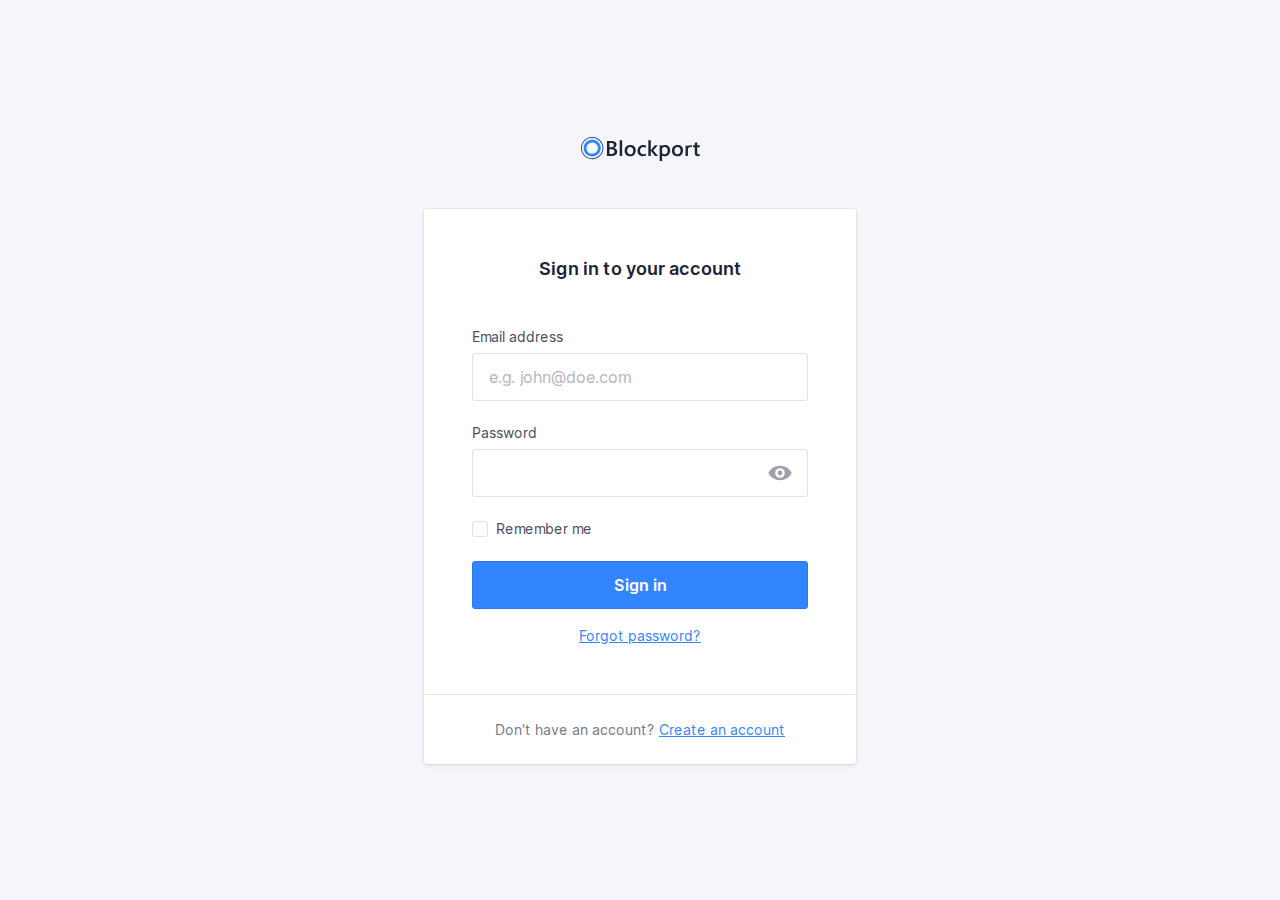
<file: index.html>
<!doctype html>
<html lang="en">
    <head>
        <meta charset="utf-8">
        <meta http-equiv="x-ua-compatible" content="ie=edge">
        <title>Blockport - Sign in</title>
        <meta name="description" content="This is my HTML5 boilerplate.">
        <meta name="viewport" content="width=device-width, initial-scale=1.0">
        <meta name="msapplication-TileColor" content="#3385FF">
        <meta name="theme-color" content="#3385FF">

        <link rel="apple-touch-icon" sizes="180x180" href="apple-touch-icon.png">
        <link rel="icon" type="image/png" sizes="32x32" href="favicon-32x32.png">
        <link rel="icon" type="image/png" sizes="16x16" href="favicon-16x16.png">
        <link rel="manifest" href="site.webmanifest">
        <link rel="mask-icon" href="safari-pinned-tab.svg" color="#3385FF">

        <link rel="stylesheet" href="css/normalize.css">
		<link rel="stylesheet" href="css/screen.css">  
        
        <script src="./script/app.js"></script>
    </head>
    <body>
        <section class="o-row o-row--lg o-row--login">
            <div class="o-container u-max-width-xs">
                <h1 class="c-logo">
                    <svg class="c-logo__symbol" viewBox="0 0 119 24" xmlns="http://www.w3.org/2000/svg">
                        <path class="c-logo__path c-logo__path--1" d="M25.9496128,18.9917356 L25.9496128,4.04231406 L30.7396633,4.04231406 C32.19945,4.04231406 33.3560606,4.35834712 34.2094949,4.99041321 C35.0252057,5.55089835 35.5052521,6.4769114 35.4896465,7.4598347 C35.5056187,8.25676883 35.2485893,9.03557965 34.7604209,9.6694215 C34.2511175,10.3119823 33.5500641,10.7791057 32.7570539,11.0042975 L32.7570539,11.0459504 C33.6957957,11.1207168 34.5764055,11.5260387 35.2392256,12.1884297 C35.8602694,12.8310744 36.1707912,13.6667769 36.1707912,14.6955372 C36.1979832,15.9155062 35.6268682,17.0730015 34.6382155,17.8016529 C33.6205051,18.5950413 32.3363468,18.9917356 30.7857407,18.9917356 L25.9496128,18.9917356 Z M41.1511616,18.9918689 L38.6990404,18.9918689 L38.6990404,3.18727869 L41.1511616,3.18727869 L41.1511616,18.9918689 Z M49.1105387,19.2396694 C47.4477441,19.2396694 46.1195118,18.741157 45.1258418,17.7441322 C44.1321717,16.7471074 43.6360046,15.4247934 43.6373401,13.7771901 C43.6373401,11.9841322 44.1548767,10.5838017 45.1899495,9.57619833 C46.2250223,8.56859504 47.6200337,8.06479338 49.3749832,8.06479338 C51.0591469,8.06479338 52.3720202,8.55471073 53.3136027,9.53454547 C54.2551852,10.5143802 54.7226376,11.8730579 54.7159596,13.6105785 C54.7159596,15.313719 54.2091077,16.677686 53.195404,17.7024794 C52.1817003,18.7272727 50.8200787,19.2396694 49.1105387,19.2396694 Z M64.9231145,18.4998347 C63.986548,19.011405 62.9292595,19.2667693 61.8599663,19.2396694 C60.2572727,19.2396694 58.9657689,18.7444628 57.9854545,17.7540496 C57.0051402,16.7636364 56.5136477,15.4796694 56.5109764,13.9021488 C56.5109764,12.1434711 57.0385299,10.7312397 58.0936364,9.66545453 C59.1487429,8.59966942 60.5611166,8.0661157 62.3307576,8.06479338 C63.2258904,8.04636779 64.1144193,8.22027864 64.9351347,8.57454547 L64.9351347,10.8277686 C64.2490961,10.2941313 63.4035149,10.0011171 62.5310943,9.99471073 C61.5738178,9.96365776 60.6492491,10.3415166 59.9928283,11.0320661 C59.3330526,11.7236364 59.003165,12.6287603 59.003165,13.747438 C59.003165,14.8661157 59.3136869,15.7381818 59.9347306,16.3636364 C60.5557744,17.0023141 61.3891751,17.3216529 62.4349327,17.3216529 C63.3470917,17.3090469 64.2260005,16.9806241 64.9191077,16.3933884 L64.9191077,18.4998347 L64.9231145,18.4998347 Z M77.1256229,18.9918689 L74.0304209,18.9918689 L69.8393771,13.8605902 L69.7973064,13.8605902 L69.7973064,18.9918689 L67.3451852,18.9918689 L67.3451852,3.18727869 L69.7973064,3.18727869 L69.7973064,13.2039344 L69.8393771,13.2039344 L73.7980303,8.31462295 L76.7349663,8.31462295 L72.2814815,13.4718689 L77.1256229,18.9918689 Z M118.81569,18.8747107 C118.223016,19.1343064 117.578072,19.2557712 116.930522,19.2297521 C114.839007,19.2297521 113.793249,18.2380165 113.793249,16.2545455 L113.793249,10.2128926 L111.990219,10.2128926 L111.990219,8.31669423 L113.793249,8.31669423 L113.793249,5.84528927 L116.235354,5.15702479 L116.235354,8.31669423 L118.81569,8.31669423 L118.81569,10.2128926 L116.235354,10.2128926 L116.235354,15.5504132 C116.235354,16.1824793 116.351549,16.6340496 116.583939,16.905124 C116.81633,17.1761983 117.202312,17.3084298 117.741886,17.3018182 C118.130518,17.3099664 118.50999,17.1844984 118.81569,16.9467769 L118.81569,18.8647934 L118.81569,18.8747107 Z M109.678333,8.12826445 C110.052664,8.12904551 110.426384,8.1582218 110.796212,8.21553718 L110.796212,10.2961983 C110.392833,10.129817 109.958979,10.0480952 109.522071,10.0561983 C108.65244,10.0185786 107.815007,10.3854441 107.258266,11.0479339 C107.143588,11.1960713 107.043624,11.3548242 106.959764,11.5219835 L106.959764,18.9917356 L104.519663,18.9917356 L104.519663,8.37818184 L106.959764,8.66776859 L106.959764,8.67768594 C107.814579,8.30025824 108.742499,8.11272598 109.678333,8.12826445 Z M96.4320707,19.2396694 C94.7692761,19.2396694 93.4410438,18.741157 92.4473737,17.7441322 C91.4537037,16.7471074 90.9575366,15.4247934 90.9588721,13.7771901 C90.9588721,11.9841322 91.4764087,10.5838017 92.5114815,9.57619833 C93.5465543,8.56859504 94.9415657,8.06479338 96.6965152,8.06479338 C98.3806789,8.06479338 99.6935522,8.55471073 100.635135,9.53454547 C101.576717,10.5143802 102.04417,11.8730579 102.037492,13.6105785 C102.037492,15.313719 101.53064,16.677686 100.516936,17.7024794 C99.5032323,18.7272727 98.1416107,19.2396694 96.4320707,19.2396694 Z M87.7494781,9.53454547 C88.6883893,10.5157025 89.1578451,11.873719 89.1578451,13.608595 C89.1591806,15.3117355 88.6523287,16.6757025 87.6372896,17.7004959 C86.6222504,18.7252892 85.258625,19.2376859 83.5464141,19.2376859 C82.7065422,19.2489838 81.8737089,19.0847473 81.1023064,18.7557025 L81.1023064,23.8968595 L78.6622054,23.8968595 L78.6622054,8.31471073 L81.1023064,8.60429752 C81.9552279,8.23296681 82.8792553,8.04891403 83.8108586,8.06479338 C85.5017003,8.06479338 86.8145736,8.55471073 87.7494781,9.53454547 Z M96.5422559,9.99471073 C95.6726247,9.95709108 94.8351921,10.3239565 94.2784512,10.9864463 C93.7241864,11.6476033 93.4470539,12.5580165 93.4470539,13.7176859 C93.4470539,14.8363636 93.7275253,15.7170248 94.288468,16.3596694 C94.8529651,17.0028668 95.6823515,17.3568733 96.5422559,17.3216529 C97.5038721,17.3216529 98.2424466,17.0056198 98.7579798,16.3735537 C99.273513,15.7414876 99.5366216,14.8416529 99.5473064,13.6740496 C99.5473064,12.4998347 99.28954,11.5927273 98.7740067,10.9527273 C98.2584735,10.3127273 97.5145568,9.99338845 96.5422559,9.99471073 Z M28.4438047,6.03570248 L28.4438047,10.286281 L30.0645286,10.286281 C30.9353255,10.286281 31.6178058,10.0833058 32.1119697,9.67735538 C32.6061335,9.27140494 32.8532155,8.69619836 32.8532155,7.95173555 C32.8532155,6.67305785 31.9897643,6.03371902 30.262862,6.03371902 L28.4418013,6.03371902 L28.4438047,6.03570248 Z M28.4438047,12.2796694 L28.4438047,17.0082644 L30.5813973,17.0082644 C31.5163019,17.0082644 32.237514,16.7947108 32.7450337,16.3676033 C33.2602043,15.9259125 33.5416601,15.2742418 33.5083165,14.6003306 C33.5083165,13.0505785 32.4238271,12.2757025 30.2548485,12.2757025 L28.4518182,12.2757025 L28.4438047,12.2796694 Z M49.226734,9.99471073 C48.3571028,9.95709108 47.5196702,10.3239565 46.9629293,10.9864463 C46.4086646,11.6476033 46.131532,12.5580165 46.131532,13.7176859 C46.131532,14.8363636 46.4120034,15.7170248 46.9729461,16.3596694 C47.5370578,17.0036033 48.3664998,17.3583638 49.226734,17.3236364 C50.1883502,17.3236364 50.9269247,17.0076033 51.4424579,16.3755372 C51.9579912,15.7434711 52.2157576,14.8436364 52.2157576,13.6760331 C52.2157576,12.5018182 51.9579912,11.5947107 51.4424579,10.9547107 C50.9269247,10.3147108 50.1883502,9.99471073 49.226734,9.99471073 Z M85.8803367,16.3735537 C86.3958699,15.738843 86.6543043,14.8390083 86.6556397,13.6740496 C86.6556397,12.4985124 86.3978733,11.591405 85.8823401,10.9527273 C85.3668068,10.3140496 84.6282323,9.99471073 83.6666162,9.99471073 C82.796985,9.95709108 81.9595523,10.3239565 81.4028114,10.9864463 C81.2895823,11.124335 81.1896456,11.2724196 81.1043098,11.4287603 L81.1043098,15.9153719 C81.6149937,16.8312057 82.6094895,17.3774459 83.6646128,17.3216529 C84.626229,17.3216529 85.3648035,17.0056198 85.8803367,16.3735537 Z"></path>
                        <path class="c-logo__path c-logo__path--2" d="M11.1988215,19.5867769 C7.72899435,19.5891833 4.59940205,17.5218316 3.26949789,14.3488101 C1.93959376,11.1757885 2.67130845,7.5220381 5.12341434,5.09144786 C7.57552021,2.66085764 11.2650639,1.93214337 14.4714645,3.24513351 C17.6778651,4.55812363 19.7696074,7.65421885 19.771229,11.0895868 C19.7679239,15.7772288 15.9334776,19.5780304 11.1988215,19.5867769 Z M11.1988215,5.38314051 C8.86509736,5.38073339 6.75988968,6.77093308 5.86550131,8.90506387 C4.97111293,11.0391947 5.46382249,13.496632 7.11372873,15.1307206 C8.76363496,16.7648092 11.2455511,17.2534798 13.4013998,16.3687158 C15.5572486,15.4839518 16.962125,13.4001349 16.9605051,11.0895868 C16.9572,7.93949107 14.3805102,5.38572999 11.1988215,5.37917355 L11.1988215,5.38314051 Z"></path>
                        <path class="c-logo__path c-logo__path--3" d="M21.2917845,15.8796694 C21.3118182,15.8380165 21.3358586,15.8023141 21.3558923,15.7606612 C22.6443671,13.0744887 22.7786498,9.98607785 21.7280964,7.20021549 C20.6775431,4.41435317 18.5317957,2.16875244 15.7805219,0.975867769 L15.7805219,0.96 C15.6683333,0.910413222 15.5541414,0.874710744 15.4419529,0.82909091 C15.2937037,0.767603308 15.1434512,0.710082645 14.9931987,0.656528927 C14.792862,0.583140496 14.5925253,0.517685949 14.378165,0.458181816 C14.2319192,0.414545453 14.0856734,0.374876033 13.9394276,0.337190082 C13.7203928,0.281652893 13.501358,0.23338843 13.2823232,0.192396694 C13.1480976,0.16661157 13.0138721,0.144793388 12.8816498,0.124958678 C12.6546016,0.0905785125 12.4275533,0.0634710744 12.2005051,0.0436363637 C12.0762963,0.0337190082 11.9500842,0.0238016529 11.8258754,0.0178512397 C11.5881425,0.00462809917 11.3510774,-0.000661157024 11.1146801,0.00198347107 C10.988468,0.00198347107 10.8622559,0.00198347107 10.7380471,0.0119008265 C10.5076599,0.0218181818 10.2792761,0.0376859504 10.0528956,0.0614876034 C9.9146633,0.0753719009 9.77843434,0.0932231406 9.64220539,0.113057851 C9.44186869,0.142809918 9.22350168,0.176528926 9.01715488,0.218181818 C8.86089226,0.249917356 8.70462963,0.283636364 8.548367,0.321322314 C8.39210438,0.359008265 8.18575758,0.412561983 8.00745791,0.466115701 C7.82915825,0.519669423 7.65286195,0.577190081 7.47656566,0.638677688 C7.30026936,0.70016529 7.17405724,0.747768594 7.02580808,0.807272727 C6.82547138,0.884628098 6.63715488,0.969917355 6.44483165,1.05719008 C6.31861953,1.11471074 6.19441077,1.17421488 6.07220539,1.23768595 C5.87186869,1.34082644 5.67153199,1.45190082 5.47119529,1.56694215 C5.36301347,1.63041322 5.25683502,1.69586777 5.15065657,1.76528926 C4.95165543,1.89752066 4.75666107,2.02975207 4.5656734,2.16198347 C4.46416949,2.23603306 4.36400114,2.31140496 4.26516835,2.38809918 C4.07952302,2.52958678 3.89721661,2.67834711 3.71824916,2.83438017 C3.61607744,2.92363636 3.51791246,3.0168595 3.41774411,3.11008265 C3.25747475,3.26347108 3.10121212,3.42214876 2.94895623,3.5861157 C2.84678451,3.69719008 2.74861953,3.81024794 2.64845118,3.92528926 C2.51021886,4.08793389 2.37599327,4.25454547 2.24777778,4.42512397 C2.15161616,4.55206611 2.05946128,4.68099175 1.96930976,4.82181816 C1.90119529,4.92099175 1.82506734,5.0201653 1.75895623,5.11537188 C1.69284512,5.2105785 1.65878788,5.29190081 1.60670034,5.37917355 C1.53457912,5.49818184 1.46446128,5.61917355 1.40636364,5.74214876 C1.28415825,5.96231406 1.16796296,6.18446282 1.06178451,6.40859504 C1.02372054,6.44826445 0.995673401,6.49586778 0.981649832,6.54148761 C0.967626263,6.58710744 0.939579125,6.65454547 0.915538721,6.71008265 C0.808692479,6.95471075 0.711863077,7.20132232 0.625050505,7.44991735 C0.588989899,7.55438018 0.55426487,7.65884298 0.520875421,7.76330577 C0.444747475,8.00528927 0.377968575,8.24793388 0.320538721,8.49123966 C0.291156005,8.61157023 0.263776655,8.73190084 0.238400673,8.85223141 C0.191655443,9.07966942 0.152255892,9.30710742 0.12020202,9.53454547 C0.10016835,9.67338842 0.0821380471,9.81024795 0.0681144781,9.9490909 C0.0460774411,10.1613223 0.0320538721,10.3715703 0.022037037,10.5838017 C0.022037037,10.7365289 0.010016835,10.8872727 0.010016835,11.04 C0.010016835,11.2383471 0.010016835,11.4366942 0.026043771,11.6350413 C0.026043771,11.7917356 0.0440740741,11.9484297 0.0580976431,12.105124 C0.0761279461,12.3034711 0.104175084,12.5018182 0.132222222,12.7001653 C0.146245791,12.8429752 0.18030303,13.0036364 0.2003367,13.1543802 C0.238400673,13.3527273 0.286481481,13.5510744 0.336565657,13.7494215 C0.380639731,13.8961983 0.406683502,14.0330579 0.446750842,14.1758678 C0.506851852,14.3742149 0.576969697,14.5844628 0.647087542,14.7867769 C0.693164983,14.9157025 0.739242424,15.0446281 0.789326599,15.1715703 C0.871464646,15.3699174 0.963619529,15.5801653 1.05777778,15.7804959 C1.11387205,15.8995041 1.16996633,16.0185124 1.23006734,16.1355372 C1.33223906,16.3338843 1.44242424,16.5322314 1.55461279,16.7166942 C1.62473064,16.8357025 1.69484848,16.9527273 1.76897306,17.0677686 C1.88316498,17.2442975 2.00537037,17.4168595 2.12957912,17.587438 C2.21973064,17.7123967 2.31188552,17.8353719 2.40804714,17.9563636 C2.50420875,18.0773554 2.65646465,18.2519008 2.78468013,18.3966942 C2.91289562,18.5414876 3.02308081,18.6644628 3.14929293,18.7933884 C3.27550505,18.9223141 3.3876936,19.027438 3.51190236,19.1424794 C3.63611111,19.2575206 3.81841751,19.4241322 3.98069024,19.5590082 C4.09287879,19.6522314 4.20907407,19.7434711 4.32727273,19.8327273 C4.50957912,19.9735537 4.69388889,20.1084297 4.88621212,20.2294215 C4.9362963,20.2631405 4.98037037,20.3008265 5.03045455,20.3345455 C7.52290169,21.989742 10.5859073,22.5756212 13.5217147,21.9587191 C16.4575222,21.3418171 19.0161165,19.5746694 20.6146465,17.0598347 L20.6266667,17.0598347 C20.6647306,17.0003306 20.6947811,16.9368595 20.7328451,16.8753719 C20.8149832,16.7424794 20.8911111,16.6036364 20.9692424,16.4647934 C21.0854377,16.2763636 21.1936195,16.08 21.2917845,15.8796694 Z M6.96771044,20.4198347 C6.40765296,20.1694737 5.87129224,19.8701033 5.36501684,19.5252893 C5.18671717,19.4042975 5.01442761,19.2773554 4.84614478,19.1464463 C4.73996633,19.065124 4.63378788,18.9818182 4.53161616,18.8965289 C4.38136364,18.7715703 4.23912458,18.6406612 4.09888889,18.5097521 C3.9586532,18.378843 3.87451178,18.2995041 3.76632997,18.1884297 C3.65814815,18.0773554 3.53794613,17.9444628 3.42976431,17.8214876 C3.32158249,17.6985124 3.19737374,17.5557025 3.08718855,17.4247934 C2.97700337,17.2938843 2.91489899,17.1986777 2.83075758,17.0836364 C2.71656566,16.9249587 2.60237374,16.766281 2.49819865,16.6036364 C2.43008418,16.4965289 2.36597643,16.3894215 2.29786195,16.2803306 C2.19368687,16.1038017 2.09752525,15.9252893 1.9973569,15.7447934 C1.94126263,15.6376859 1.89117845,15.528595 1.83909091,15.4195041 C1.7609596,15.2231405 1.67681818,15.0386777 1.60069024,14.8482644 C1.55461279,14.7332231 1.51454545,14.6161983 1.47247475,14.501157 C1.40436027,14.3127273 1.34025253,14.1242975 1.28415825,13.9319008 C1.24609428,13.8029752 1.2140404,13.6760331 1.18198653,13.5490909 C1.13590909,13.3626446 1.09183502,13.1761983 1.05577441,12.9897521 C1.02973064,12.8429752 1.0076936,12.7140496 0.981649832,12.5771901 C0.953602694,12.3927273 0.92956229,12.2082644 0.911531987,12.0218182 C0.897508418,11.8809918 0.889494949,11.7401653 0.881481481,11.5993388 C0.881481481,11.4109091 0.865454545,11.2224794 0.865454545,11.0340496 C0.865454545,10.8971901 0.865454545,10.7603306 0.877474747,10.6254545 C0.877474747,10.4271074 0.899511785,10.2287603 0.919545455,10.0304132 C0.931565657,9.90743803 0.94959596,9.78247936 0.965622896,9.65950414 C0.995673401,9.44528927 1.03173401,9.23107436 1.07580808,9.01884299 C1.09784512,8.91173555 1.12188552,8.80462812 1.14792929,8.69950414 C1.20402357,8.47074382 1.27080247,8.24330577 1.34826599,8.01719009 C1.37764871,7.9246281 1.408367,7.83206612 1.44042088,7.73950414 C1.52189113,7.50545453 1.61204265,7.2740496 1.71087542,7.04528927 C1.75094276,6.95206611 1.7910101,6.86082645 1.83508418,6.76958679 C1.93525253,6.55537188 2.03542088,6.3490909 2.15762626,6.14479338 C2.21973064,6.03570248 2.27983165,5.92661158 2.34594276,5.81752064 C2.45412458,5.63900825 2.5683165,5.46644628 2.68651515,5.29586778 C2.7686532,5.17685949 2.85279461,5.0598347 2.93893939,4.94479338 C3.06047699,4.7847934 3.18602133,4.62876031 3.31557239,4.47669423 C3.40505612,4.36826447 3.49520763,4.26710742 3.58602694,4.17322312 C3.73026936,4.01983471 3.87718294,3.86842975 4.02676768,3.71900826 C4.11491582,3.63438017 4.20506734,3.55173554 4.29722222,3.47107438 C4.46016275,3.32694215 4.62710998,3.18809917 4.79806397,3.05454545 C4.88754769,2.98446281 4.978367,2.91834711 5.07052189,2.85619835 C5.24815375,2.72396694 5.42912458,2.60099173 5.61343434,2.48727273 C5.71093152,2.42512397 5.80909651,2.36561983 5.90792929,2.30876033 C6.09090349,2.20165289 6.27654882,2.09983471 6.46486532,2.00330579 C6.57705387,1.94644628 6.69057799,1.89157025 6.80543771,1.83867769 C6.98306957,1.75669422 7.16203704,1.67933884 7.34234007,1.60661157 C7.47589785,1.55239669 7.61413018,1.50082645 7.75703704,1.45190082 C7.91864196,1.39504132 8.08225029,1.34214876 8.24786195,1.29322314 C8.41347361,1.24429752 8.57975307,1.2 8.74670034,1.16033058 C8.8896072,1.12595041 9.03318182,1.09421488 9.17742424,1.06512397 C9.36841191,1.02677686 9.56073514,0.994380165 9.75439394,0.967933885 C9.87993826,0.950743802 10.0061504,0.934876033 10.1330303,0.920330577 C10.3440516,0.899173554 10.5557407,0.883966942 10.7680976,0.874710744 L11.1126768,0.874710744 C11.3317116,0.874710744 11.5514141,0.880000001 11.7717845,0.890578513 L12.1143603,0.914380167 C12.3307239,0.932892563 12.5464197,0.958677687 12.7614478,0.991735538 C12.8829854,1.01024793 13.004523,1.0307438 13.1260606,1.05322314 C13.330404,1.09157025 13.5347475,1.13652893 13.7390909,1.18809918 C13.8713131,1.22181818 14.0035354,1.25752066 14.1397643,1.29719008 C14.3320875,1.35404959 14.523743,1.41619835 14.7147306,1.48363636 C14.8509596,1.53322314 14.9851852,1.58479339 15.115404,1.64033058 C17.755199,2.69780719 19.8336285,4.79210648 20.8551251,7.42387715 C21.8766218,10.0556478 21.7496417,12.9890377 20.5044613,15.5246281 C20.4123064,15.7229752 20.3041246,15.8975206 20.207963,16.08 C20.1378451,16.2029752 20.0697306,16.3279339 19.9956061,16.4489256 C17.2731751,20.8198837 11.7011151,22.517402 6.96771044,20.4178512 L6.96771044,20.4198347 Z"></path>
                    </svg>
                </h1>
                <form class="c-card" action="#">
                    <div class="c-card__body">
                        <h2 class="c-card__title">
                            Sign in to your account
                        </h2>
                        <p class="c-form-field js-email-field">
                            <label class="c-label" for="username">
                                Email address  
                                <span class="c-label__error-message js-email-message"></span>                              
                            </label>
                            <input class="c-input js-email-input" type="email" name="username" id="username" placeholder="e.g. john@doe.com" required>
                        </p>
                        <p class="c-form-field js-pw-field">
                            <label class="c-label" for="password">
                                Password
                                <span class="c-label__error-message js-pw-message"></span>
                            </label>
                            <span class="c-toggle-password-container">
                                <input class="c-input js-password js-pw-input" type="password" name="password" id="password" required>
                                <span class="c-toggle-password">
                                    <input class="o-hide-accessible c-toggle-password__checkbox js-toggle-password"  type="checkbox" id="togglePassword">
                                    <label class="c-toggle-password__label" for="togglePassword">
                                        <svg class="c-toggle-password__icon c-toggle-password__icon--hide" xmlns="http://www.w3.org/2000/svg" viewBox="0 0 20 20">
                                            <path
                                                d="M19.009,73.18l-1.77,1.78a3.908,3.908,0,0,0-1.037-.137,4,4,0,0,0-3.857,5.065l-.007-.028-2.76,2.75A11.106,11.106,0,0,1,6.4,78.82,11.014,11.014,0,0,1,19.076,73.2L19,73.18Zm3.8,1.85a11.163,11.163,0,0,1,3.2,3.79,11.014,11.014,0,0,1-12.7,5.622l.077.018,1.77-1.78a3.907,3.907,0,0,0,1.037.137,4,4,0,0,0,3.857-5.065l.007.028,2.76-2.75Zm-.25-3.99,1.42,1.42L9.839,86.6l-1.42-1.42Z"
                                                transform="translate(-6.199 -68.82)" />
                                        </svg>
                                        <svg class="c-toggle-password__icon c-toggle-password__icon--show" xmlns="http://www.w3.org/2000/svg" viewBox="0 0 20 20">
                                            <path
                                                d="M6.4,133.876a11,11,0,0,1,19.571-.061l.029.061a11,11,0,0,1-19.571.061l-.029-.061Zm9.8,4a4,4,0,1,0,0-8h0a4,4,0,0,0,0,8Zm0-2a2,2,0,0,1,0-4h0a2,2,0,1,1,0,4Z"
                                                transform="translate(-6.2 -123.876)" />
                                        </svg>
                                        <span class="o-hide-accessible">
                                            Show password
                                        </span>                                            
                                    </label>
                                </span>                                    
                            </span>                                
                        </p>
                        <!-- Custom checkbox -->
                        <p class="c-form-field c-form-field--option">
                            <input class="o-hide-accessible c-option c-option--hidden js-remember-input" type="checkbox" id="customRememberme">
                            <label class="c-label c-label--option c-custom-option js-remember-label" for="customRememberme">
                                <span class="c-custom-option__fake-input c-custom-option__fake-input--checkbox">
                                    <svg class="c-custom-option__symbol" xmlns="http://www.w3.org/2000/svg" viewBox="0 0 9 6.75">
                                        <path d="M4.75,9.5a1,1,0,0,1-.707-.293l-2.25-2.25A1,1,0,1,1,3.207,5.543L4.75,7.086,8.793,3.043a1,1,0,0,1,1.414,1.414l-4.75,4.75A1,1,0,0,1,4.75,9.5" transform="translate(-1.5 -2.75)"/>
                                    </svg>
                                </span>
                                Remember me
                            </label>
                        </p>
                        <p class="u-mb-md">
                            <!-- Button -->
                            <button class="o-button-reset c-button js-sign-in-button">Sign in</button>
                        </p>
                        <p class="u-text-sm u-align-text-center">
                            <a href="#!">
                                Forgot password?
                            </a>
                        </p>
                    </div>
                    <div class="c-card__footer">
                        <p class="u-align-text-center u-text-sm u-color-neutral-dark">
                            Don't have an account? <a href="#">Create an account</a>
                        </p>
                    </div>
                </form>

            </div>
        </section>
    </body>
</html>
</file>
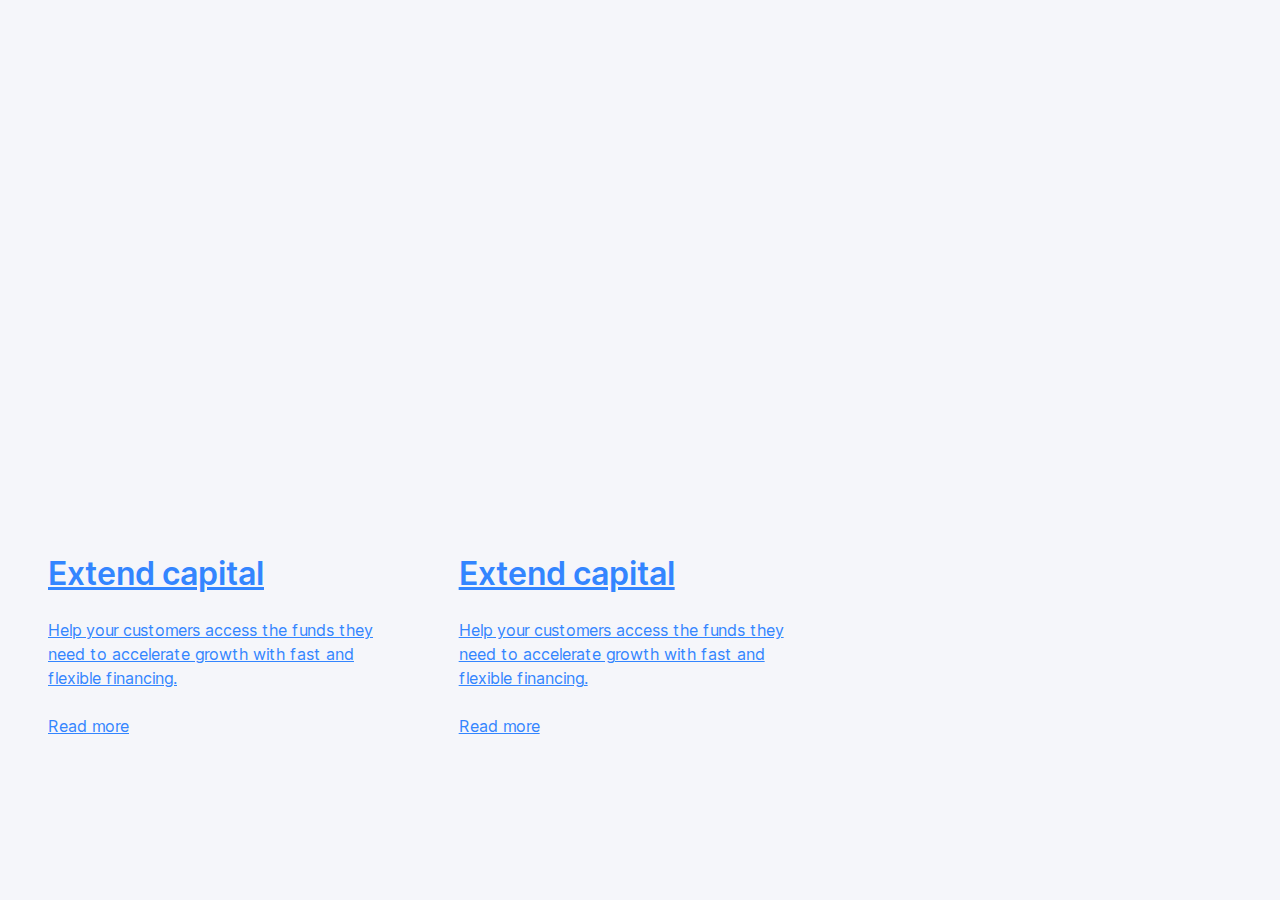
<file: cards.html>
<!doctype html>
<html lang="en">
    <head>
        <meta charset="utf-8">
        <meta http-equiv="x-ua-compatible" content="ie=edge">
        <title>Blockport - Sign in</title>
        <meta name="description" content="This is my HTML5 boilerplate.">
        <meta name="viewport" content="width=device-width, initial-scale=1.0">
        <meta name="msapplication-TileColor" content="#3385FF">
        <meta name="theme-color" content="#3385FF">

        <link rel="apple-touch-icon" sizes="180x180" href="apple-touch-icon.png">
        <link rel="icon" type="image/png" sizes="32x32" href="favicon-32x32.png">
        <link rel="icon" type="image/png" sizes="16x16" href="favicon-16x16.png">
        <link rel="manifest" href="site.webmanifest">
        <link rel="mask-icon" href="safari-pinned-tab.svg" color="#3385FF">

        <link rel="stylesheet" href="css/normalize.css">
		<link rel="stylesheet" href="css/screen.css">
    </head>
    <body>
        <section class="o-row o-row--lg o-row--login">
            <div class="o-container">
                <div class="o-layout o-layout--gutter-lg">
                    <div class="o-layout__item u-1-of-3-bp3">
                        <a href="#!" class="c-tent">
                            <div class="c-tent__icon-wrapper">
                                <svg class="c-tent__icon c-icon" xmlns="http://www.w3.org/2000/svg" viewBox="0 0 48 48">
                                    <g fill="none" fill-rule="evenodd">
                                        <circle class="c-icon__path c-icon__path--color-1" cx="24" cy="24" r="23"></circle>
                                        <path class="c-icon__path c-icon__path--color-2" d="M23.03 36v-3.74a11.64 11.64 0 0 1-3.77-1.07v-3.07a8.36 8.36 0 0 0 4.56 1.5c1.67 0 2.82-.86 2.82-2.11 0-3.15-7.64-1.62-7.64-7.12 0-2.25 1.59-3.94 4.03-4.48V12h2.84v3.74c1.1.1 2.23.38 3.36.9v2.98a8 8 0 0 0-4.15-1.25c-1.6 0-2.72.77-2.72 1.97 0 3 7.64 1.46 7.64 7.11 0 2.33-1.62 4.1-4.13 4.66V36h-2.84z">
                                        </path>
                                    </g>
                                </svg>
                            </div>
                            <div class="c-tent__body">
                                <div class="c-tent__content">
                                    <h2 class="c-tent__title">
                                        Extend capital
                                    </h2>
                                    <p>
                                        Help your customers access the funds they need to accelerate growth with fast and flexible financing.
                                    </p>
                                </div>
                                <div class="c-tent__action">
                                    Read more
                                </div>
                            </div>                           
                        </a>
                    </div>
                    <div class="o-layout__item u-1-of-3-bp3">
                        <a href="#!" class="c-tent">
                            <div class="c-tent__icon-wrapper">
                                <svg class="c-tent__icon c-icon" xmlns="http://www.w3.org/2000/svg" viewBox="0 0 48 48">
                                    <g fill="none" transform="translate(1 8)">
                                        <path class="c-icon__path c-icon__path--color-1"
                                            d="M44,32 L13,32 C11.8954305,32 11,31.1045695 11,30 L11,19.2 L33.455,19.2 L33.455,18 L46,18 L46,30 C46,31.1045695 45.1045695,32 44,32 Z M33.455,9 L44,9 C45.1045695,9 46,9.8954305 46,11 L46,13 L33.455,13 L33.455,9 Z">
                                        </path>
                                        <path class="c-icon__path c-icon__path--color-2"
                                            d="M33,23 L2,23 C0.8954305,23 0,22.1045695 0,21 L0,2 C0,0.8954305 0.8954305,0 2,0 L33,0 C34.1045695,0 35,0.8954305 35,2 L35,21 C35,22.1045695 34.1045695,23 33,23 Z M10,7 C10,6.44771525 9.55228475,6 9,6 L4,6 C3.44771525,6 3,6.44771525 3,7 L3,10 C3,10.5522847 3.44771525,11 4,11 L9,11 C9.55228475,11 10,10.5522847 10,10 L10,7 Z">
                                        </path>
                                    </g>
                                </svg>
                            </div>
                            <div class="c-tent__body">
                                <div class="c-tent__content">
                                    <h2 class="c-tent__title">
                                        Extend capital
                                    </h2>
                                    <p>
                                        Help your customers access the funds they need to accelerate growth with fast and flexible financing.
                                    </p>
                                </div>
                                <div class="c-tent__action">
                                    Read more
                                </div>
                            </div>                           
                        </a>
                    </div>
                </div>                
            </div>
        </section>
    </body>
</html>
</file>
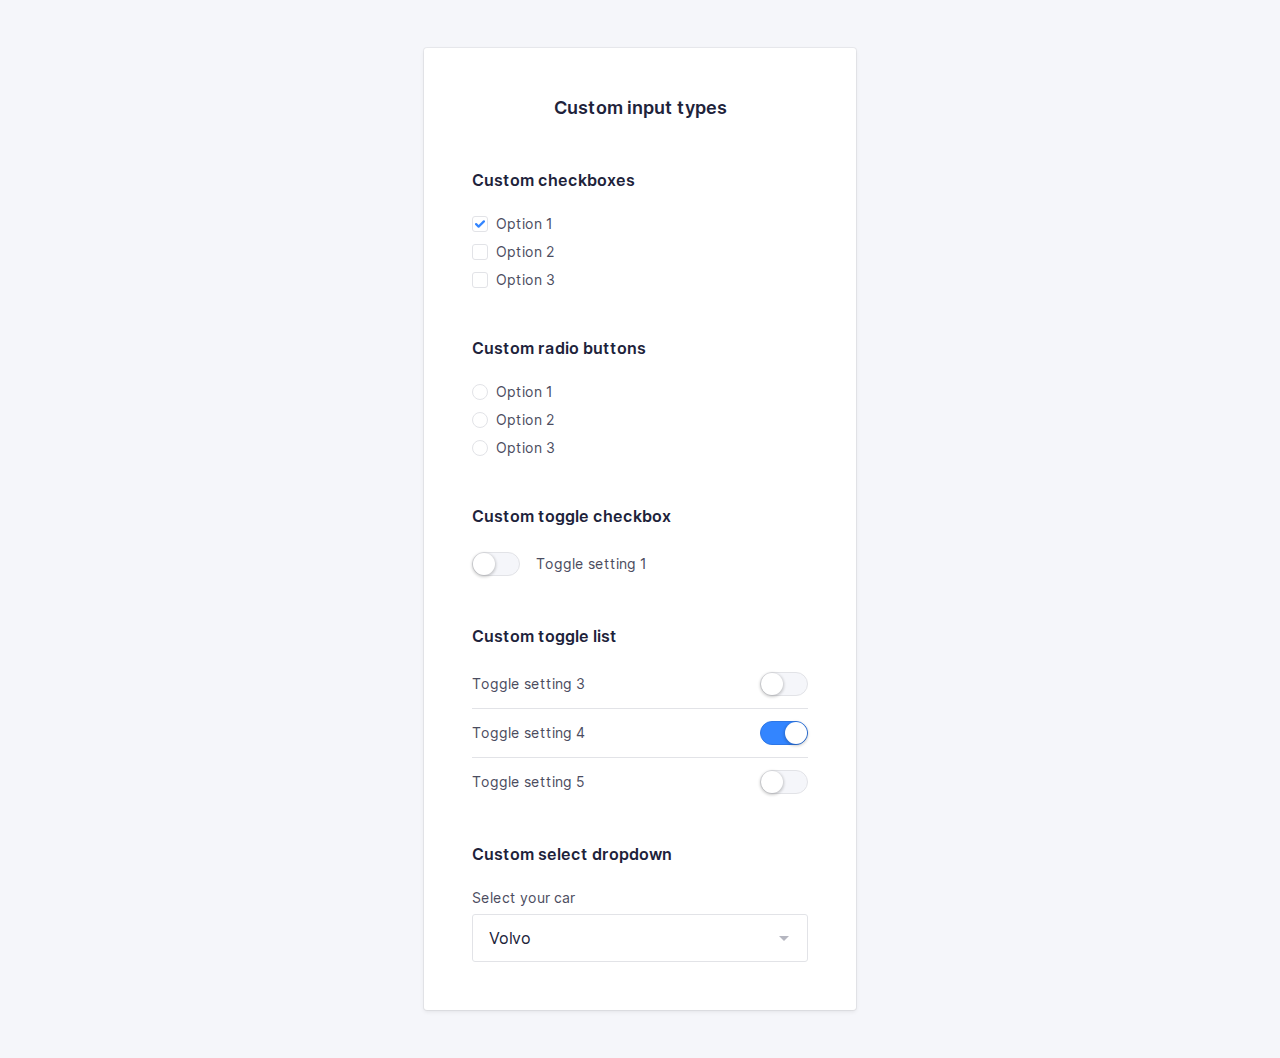
<file: inputs.html>
<!doctype html>
<html lang="en">

<head>
    <meta charset="utf-8">
    <meta http-equiv="x-ua-compatible" content="ie=edge">
    <title>Blockport - Custom input types</title>
    <meta name="description" content="This is my HTML5 boilerplate.">
    <meta name="viewport" content="width=device-width, initial-scale=1.0">
    <meta name="msapplication-TileColor" content="#3385FF">
    <meta name="theme-color" content="#3385FF">

    <link rel="apple-touch-icon" sizes="180x180" href="apple-touch-icon.png">
    <link rel="icon" type="image/png" sizes="32x32" href="favicon-32x32.png">
    <link rel="icon" type="image/png" sizes="16x16" href="favicon-16x16.png">
    <link rel="manifest" href="site.webmanifest">
    <link rel="mask-icon" href="safari-pinned-tab.svg" color="#3385FF">

    <link rel="stylesheet" href="css/normalize.css">
    <link rel="stylesheet" href="css/screen.css">
</head>

<body>
    <section class="o-row o-row--lg o-row--login o-row--beta">
        <div class="o-container u-max-width-xs">
            <form class="c-card" action="#">
                <div class="c-card__body">
                    <h2 class="c-card__title">
                        Custom input types
                    </h2>
                    <div class="o-section">
                        <!-- Custom checkboxes -->
                        <h5>
                            Custom checkboxes
                        </h5>
                        <ul class="o-list c-option-list">
                            <li class="c-form-field c-form-field--option c-option-list__item">
                                <input class="o-hide-accessible c-option c-option--hidden" type="checkbox"
                                    id="checkbox1" checked>
                                <label class="c-label c-label--option c-custom-option" for="checkbox1">
                                    <span class="c-custom-option__fake-input c-custom-option__fake-input--checkbox">
                                        <svg class="c-custom-option__symbol" xmlns="http://www.w3.org/2000/svg"
                                            viewBox="0 0 9 6.75">
                                            <path
                                                d="M4.75,9.5a1,1,0,0,1-.707-.293l-2.25-2.25A1,1,0,1,1,3.207,5.543L4.75,7.086,8.793,3.043a1,1,0,0,1,1.414,1.414l-4.75,4.75A1,1,0,0,1,4.75,9.5"
                                                transform="translate(-1.5 -2.75)" />
                                        </svg>
                                    </span>
                                    Option 1
                                </label>
                            </li>
                            <li class="c-form-field c-form-field--option c-option-list__item">
                                <input class="o-hide-accessible c-option c-option--hidden" type="checkbox"
                                    id="checkbox2">
                                <label class="c-label c-label--option c-custom-option" for="checkbox2">
                                    <span class="c-custom-option__fake-input c-custom-option__fake-input--checkbox">
                                        <svg class="c-custom-option__symbol" xmlns="http://www.w3.org/2000/svg"
                                            viewBox="0 0 9 6.75">
                                            <path
                                                d="M4.75,9.5a1,1,0,0,1-.707-.293l-2.25-2.25A1,1,0,1,1,3.207,5.543L4.75,7.086,8.793,3.043a1,1,0,0,1,1.414,1.414l-4.75,4.75A1,1,0,0,1,4.75,9.5"
                                                transform="translate(-1.5 -2.75)" />
                                        </svg>
                                    </span>
                                    Option 2
                                </label>
                            </li>
                            <li class="c-form-field c-form-field--option c-option-list__item">
                                <input class="o-hide-accessible c-option c-option--hidden" type="checkbox"
                                    id="checkbox3">
                                <label class="c-label c-label--option c-custom-option" for="checkbox3">
                                    <span class="c-custom-option__fake-input c-custom-option__fake-input--checkbox">
                                        <svg class="c-custom-option__symbol" xmlns="http://www.w3.org/2000/svg"
                                            viewBox="0 0 9 6.75">
                                            <path
                                                d="M4.75,9.5a1,1,0,0,1-.707-.293l-2.25-2.25A1,1,0,1,1,3.207,5.543L4.75,7.086,8.793,3.043a1,1,0,0,1,1.414,1.414l-4.75,4.75A1,1,0,0,1,4.75,9.5"
                                                transform="translate(-1.5 -2.75)" />
                                        </svg>
                                    </span>
                                    Option 3
                                </label>
                            </li>
                        </ul>
                    </div>
                    <div class="o-section">
                        <!-- Custom radio buttons -->
                        <h5>
                            Custom radio buttons
                        </h5>
                        <ul class="o-list c-option-list">
                            <li class="c-form-field c-form-field--option c-option-list__item">
                                <input class="o-hide-accessible c-option c-option--hidden" type="radio" name="radios"
                                    id="radio1">
                                <label class="c-label c-label--option c-custom-option" for="radio1">
                                    <span class="c-custom-option__fake-input c-custom-option__fake-input--radio">
                                        <span class="c-custom-option__symbol"></span>
                                    </span>
                                    Option 1
                                </label>
                            </li>
                            <li class="c-form-field c-form-field--option c-option-list__item">
                                <input class="o-hide-accessible c-option c-option--hidden" type="radio" name="radios"
                                    id="radio2">
                                <label class="c-label c-label--option c-custom-option" for="radio2">
                                    <span class="c-custom-option__fake-input c-custom-option__fake-input--radio">
                                        <span class="c-custom-option__symbol"></span>
                                    </span>
                                    Option 2
                                </label>
                            </li>
                            <li class="c-form-field c-form-field--option c-option-list__item">
                                <input class="o-hide-accessible c-option c-option--hidden" type="radio" name="radios"
                                    id="radio3">
                                <label class="c-label c-label--option c-custom-option" for="radio3">
                                    <span class="c-custom-option__fake-input c-custom-option__fake-input--radio">
                                        <span class="c-custom-option__symbol"></span>
                                    </span>
                                    Option 3
                                </label>
                            </li>
                        </ul>
                    </div>
                    <div class="o-section">
                        <!-- Custom toggle checkboxes -->
                        <h5>
                            Custom toggle checkbox
                        </h5>
                        <p>
                            <input class="o-hide-accessible c-option c-option--hidden" type="checkbox" id="toggle1">
                            <label class="c-label c-label--option c-custom-toggle" for="toggle1">
                                <span class="c-custom-toggle__fake-input">
                                </span>
                                Toggle setting 1
                            </label>
                        </p>
                    </div>
                    <div class="o-section">
                        <h5>
                            Custom toggle list
                        </h5>
                        <ul class="o-list c-custom-toggle-list">
                            <li class="c-custom-toggle-list__item">
                                <input class="o-hide-accessible c-option c-option--hidden" type="checkbox" id="toggle3">
                                <label class="c-label c-label--option c-custom-toggle c-custom-toggle--inverted"
                                    for="toggle3">
                                    <span class="c-custom-toggle__fake-input">
                                    </span>
                                    Toggle setting 3
                                </label>
                            </li>
                            <li class="c-custom-toggle-list__item">
                                <input class="o-hide-accessible c-option c-option--hidden" type="checkbox" id="toggle4"
                                    checked>
                                <label class="c-label c-label--option c-custom-toggle c-custom-toggle--inverted"
                                    for="toggle4">
                                    <span class="c-custom-toggle__fake-input">
                                    </span>
                                    Toggle setting 4
                                </label>
                            </li>
                            <li class="c-custom-toggle-list__item">
                                <input class="o-hide-accessible c-option c-option--hidden" type="checkbox" id="toggle5">
                                <label class="c-label c-label--option c-custom-toggle c-custom-toggle--inverted"
                                    for="toggle5">
                                    <span class="c-custom-toggle__fake-input">
                                    </span>
                                    Toggle setting 5
                                </label>
                            </li>
                        </ul>
                    </div>
                    <div class="o-section">
                        <!-- Custom select -->
                        <h5>
                            Custom select dropdown
                        </h5>
                        <p class="c-form-field">
                            <label class="c-label" for="select1">
                                Select your car
                            </label>
                            <span class="c-custom-select">
                                <select class="c-input c-custom-select__input" class="" name="select1" id="select1">
                                    <option value="volvo">Volvo</option>
                                    <option value="saab">Saab</option>
                                    <option value="mercedes">Mercedes</option>
                                    <option value="audi">Audi</option>
                                </select>
                                <svg class="c-custom-select__symbol" xmlns="http://www.w3.org/2000/svg"
                                    viewBox="0 0 24 24">
                                    <path d="M7,10l5,5,5-5Z" />
                                </svg>
                            </span>
                        </p>
                    </div>
                </div>
            </form>
        </div>
    </section>
</body>

</html>
</file>
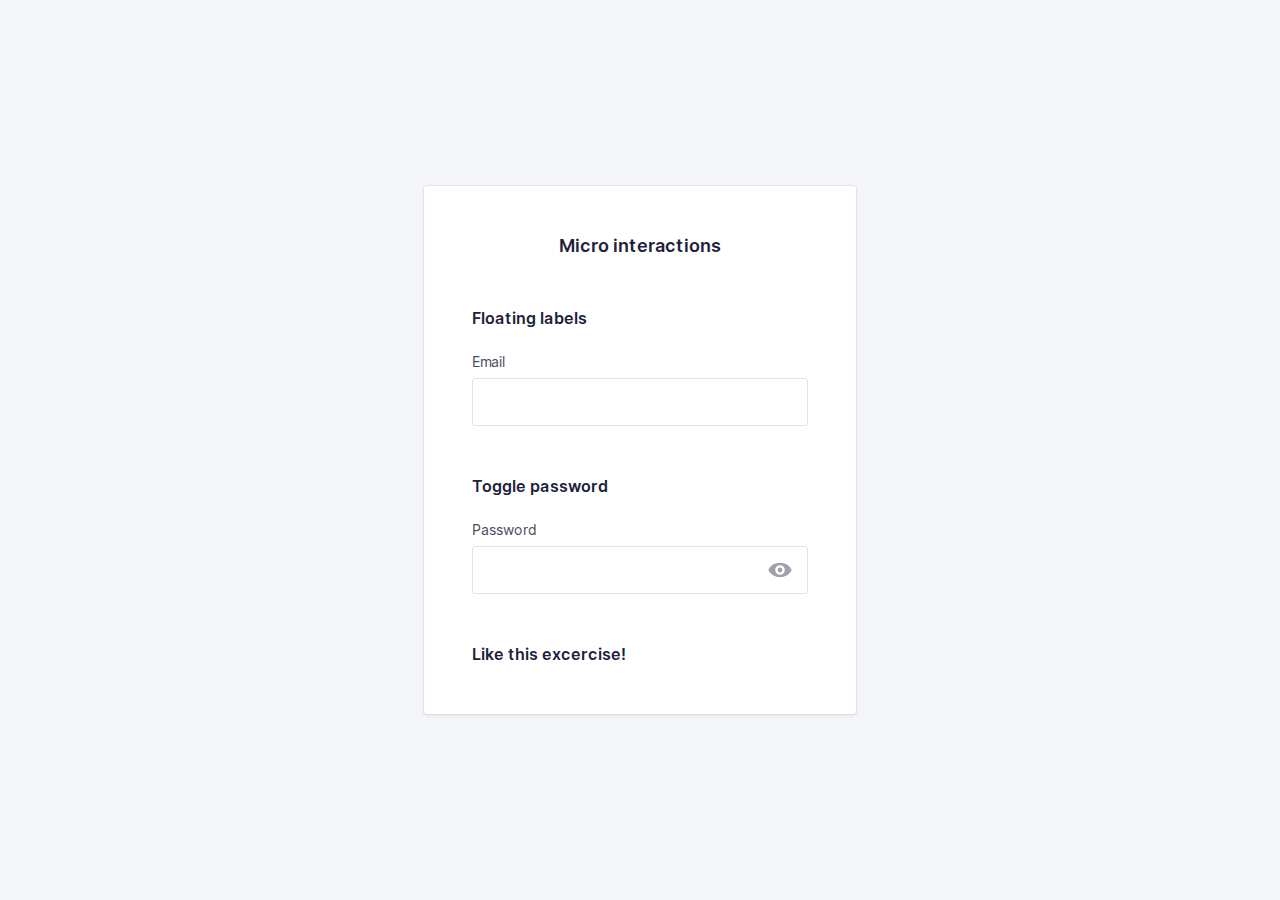
<file: interactions.html>
<!doctype html>
<html lang="en">
    <head>
        <meta charset="utf-8">
        <meta http-equiv="x-ua-compatible" content="ie=edge">
        <title>Blockport - Custom input types</title>
        <meta name="description" content="This is my HTML5 boilerplate.">
        <meta name="viewport" content="width=device-width, initial-scale=1.0">
        <meta name="msapplication-TileColor" content="#3385FF">
        <meta name="theme-color" content="#3385FF">

        <link rel="apple-touch-icon" sizes="180x180" href="apple-touch-icon.png">
        <link rel="icon" type="image/png" sizes="32x32" href="favicon-32x32.png">
        <link rel="icon" type="image/png" sizes="16x16" href="favicon-16x16.png">
        <link rel="manifest" href="site.webmanifest">
        <link rel="mask-icon" href="safari-pinned-tab.svg" color="#3385FF">

        <link rel="stylesheet" href="css/normalize.css">
        <link rel="stylesheet" href="css/screen.css">

        <script src="./script/app.js"></script>
    </head>
    <body>
        <section class="o-row o-row--lg o-row--login o-row--beta">
            <div class="o-container u-max-width-xs">
                <form class="c-card" action="#">
                    <div class="c-card__body">
                        <h2 class="c-card__title">
                            Micro interactions
                        </h2>
                        <div class="o-section">
                            <h5>
                                Floating labels
                            </h5>     
                            <p class="c-form-field js-email-field">
                                <label class="c-label" for="username">
                                    Email
                                </label>
                                <input class="js-email-input c-input" type="email" name="username" id="username"
                                    required>
                            </p>
                        </div>
                        <div class="o-section">
                            <h5>
                                Toggle password
                            </h5>   
                            <p class="c-form-field js-pw-field">
                                <label class="c-label" for="password">
                                    Password
                                </label>
                                <span class="c-toggle-password-container">
                                    <input class="c-input js-password js-pw-input" type="password" name="password" id="password" required>
                                    <span class="c-toggle-password">
                                        <input class="o-hide-accessible c-toggle-password__checkbox js-toggle-password"  type="checkbox" id="togglePassword">
                                        <label class="c-toggle-password__label" for="togglePassword">
                                            <svg class="c-toggle-password__icon c-toggle-password__icon--hide" xmlns="http://www.w3.org/2000/svg" viewBox="0 0 20 20">
                                                <path
                                                    d="M19.009,73.18l-1.77,1.78a3.908,3.908,0,0,0-1.037-.137,4,4,0,0,0-3.857,5.065l-.007-.028-2.76,2.75A11.106,11.106,0,0,1,6.4,78.82,11.014,11.014,0,0,1,19.076,73.2L19,73.18Zm3.8,1.85a11.163,11.163,0,0,1,3.2,3.79,11.014,11.014,0,0,1-12.7,5.622l.077.018,1.77-1.78a3.907,3.907,0,0,0,1.037.137,4,4,0,0,0,3.857-5.065l.007.028,2.76-2.75Zm-.25-3.99,1.42,1.42L9.839,86.6l-1.42-1.42Z"
                                                    transform="translate(-6.199 -68.82)" />
                                            </svg>
                                            <svg class="c-toggle-password__icon c-toggle-password__icon--show" xmlns="http://www.w3.org/2000/svg" viewBox="0 0 20 20">
                                                <path
                                                    d="M6.4,133.876a11,11,0,0,1,19.571-.061l.029.061a11,11,0,0,1-19.571.061l-.029-.061Zm9.8,4a4,4,0,1,0,0-8h0a4,4,0,0,0,0,8Zm0-2a2,2,0,0,1,0-4h0a2,2,0,1,1,0,4Z"
                                                    transform="translate(-6.2 -123.876)" />
                                            </svg>
                                            <span class="o-hide-accessible">
                                                Show password
                                            </span>                                            
                                        </label>
                                    </span>                                    
                                </span>                                
                            </p>
                        </div>
                        <div class="o-section">
                            <h5>
                                Like this excercise!
                            </h5>                            
                        </div>
                        
                    </div>
                </form>
            </div>
        </section>
    </body>
</html>
</file>
<file: css/screen.css>
/*------------------------------------*\
#FONTS
\*------------------------------------*/

@font-face {
  font-family: 'Inter Web';
  font-weight: 400;
  src: url('../fonts/Inter-Regular.woff2') format('woff2');
}

@font-face {
  font-family: 'Inter Web';
  font-weight: 600;
  src: url('../fonts/Inter-SemiBold.woff2') format('woff2');
}

/*------------------------------------*\
#Variables
\*------------------------------------*/

:root {
  /* Global colors */
  --global-color-alpha-light: #4f95ff;
  --global-color-alpha: #3385ff;
  --global-color-alpha-dark: #2e77e6;
  --global-color-alpha-x-dark: #1b4186;
  --global-color-alpha-transparent: #3385ffbf;
  --global-color-alpha-x-transparent: #3385ff4d;

  --global-color-neutral-xxxx-light: #f5f6fa;
  --global-color-neutral-xxx-light: #e2e3e7;
  --global-color-neutral-xx-light: #caccd4;
  --global-color-neutral-x-light: #b5b6c0;
  --global-color-neutral-light: #a0a1ad;
  --global-color-neutral: #8b8c9a;
  --global-color-neutral-dark: #757787;
  --global-color-neutral-x-dark: #606274;
  --global-color-neutral-xx-dark: #4b4c60;
  --global-color-neutral-xxx-dark: #35374d;
  --global-color-neutral-xxxx-dark: #20223a;

  /* global page settings */
  --global-html-color: var(--global-color-neutral-xxxx-dark);
  --global-html-backgroundColor: var(--global-color-neutral-xxxx-light);
  --global-selection-backgroundColor: var(--global-color-alpha);

  /* borders */
  --global-borderRadius: 3px;
  --global-borderWidth: 1px;

  /* transitions */
  --global-transitionTiming-alpha: 0.1s ease-out;

  /* Baseline settings */
  --global-baseline: 8px;
  --global-whitespace: calc(var(--global-baseline) * 3); /* = 24px */

  --global-whitespace-xs: calc(var(--global-baseline) / 2); /* = 4px */
  --global-whitespace-sm: calc(var(--global-baseline) * 1); /*  = 8px */
  --global-whitespace-md: calc(var(--global-baseline) * 2); /*  = 16px */
  --global-whitespace-lg: calc(var(--global-baseline) * 4); /*  = 32px */
  --global-whitespace-xl: calc(var(--global-whitespace) * 2); /*  = 48px */
  --global-whitespace-xxl: calc(var(--global-whitespace) * 3); /*  = 72px */

  /* forms */
  --global-placeholder-color: var(--global-color-neutral-x-light);
  --global-input-backgroundColor: White;
  --global-input-color: var(--global-color-neutral-xxxx-dark);
  --global-input-borderColor: var(--global-color-neutral-xxx-light);
  --global-input-hover-borderColor: var(--global-color-neutral-xx-light);
  --global-input-focus-borderColor: var(--global-color-alpha);
  --global-input-focus-boxShadowColor: var(--global-color-alpha-x-transparent);
  --global-input-focus-boxShadow: 0 0 0 3px var(--global-input-focus-boxShadowColor);

  /* error */
  --global-color-error: red;
  --global-input-error-borderColor: red;
}

/*------------------------------------*\
#GENERIC
\*------------------------------------*/

/*
    Generic: Page
    ---
    Global page styles + universal box-sizing:
*/

html {
  background-color: var(--global-html-backgroundColor);
  color: var(--global-html-color);
  font-size: 16px;
  line-height: 1.5;
  font-family: 'Inter Web', Helvetica, arial, sans-serif;
  box-sizing: border-box;
  -webkit-font-smoothing: antialiased;
  -moz-osx-font-smoothing: grayscale;
}

*,
*:before,
*:after {
  box-sizing: inherit;
}

/*
* Remove text-shadow in selection highlight:
* https://twitter.com/miketaylr/status/12228805301
*
* Customize the background color to match your design.
*/

::-moz-selection {
  background: var(--global-selection-backgroundColor);
  color: white;
  text-shadow: none;
}

::selection {
  background: var(--global-selection-backgroundColor);
  color: white;
  text-shadow: none;
}

/*------------------------------------*\
#Elements
\*------------------------------------*/

/*
Elements: Images
---
Default markup for images to make them responsive
*/

img {
  max-width: 100%;
  vertical-align: top;
}

/*
    Elements: typography
    ---
    Default markup for typographic elements
*/

h1,
h2,
h3 {
  font-weight: 600;
}

h1 {
  font-size: 36px;
  line-height: 48px;
  margin: 0 0 var(--global-whitespace);
}

h2 {
  font-size: 32px;
  line-height: 40px;
  margin: 0 0 var(--global-whitespace);
}

h3 {
  font-size: 26px;
  line-height: 32px;
  margin: 0 0 var(--global-whitespace);
}

h4,
h5,
h6 {
  font-size: 16px;
  font-weight: 600;
  line-height: 24px;
  margin: 0 0 var(--global-whitespace);
}

p,
ol,
ul,
dl,
table,
address,
figure {
  margin: 0 0 var(--global-whitespace);
}

ul,
ol {
  padding-left: var(--global-whitespace);
}

li ul,
li ol {
  margin-bottom: 0;
}

blockquote {
  font-style: normal;
  font-size: 23px;
  line-height: 32px;
  margin: 0 0 var(--global-whitespace);
}

blockquote * {
  font-size: inherit;
  line-height: inherit;
}

figcaption {
  font-weight: 400;
  font-size: 12px;
  line-height: 16px;
  margin-top: var(--global-whitespace-sm);
}

hr {
  border: 0;
  height: 1px;
  background: LightGrey;
  margin: 0 0 var(--global-whitespace);
}

a,
a:visited {
  transition: all var(--global-transitionTiming-alpha);
  color: var(--global-color-alpha);
  outline-color: var(--global-link-BoxShadowColor);
  outline-width: medium;
  outline-offset: 2px;
}

a:hover,
a:focus {
  color: var(--global-color-alpha-light);
}

a:active {
  color: var(--global-color-alpha-dark);
}

label,
input {
  display: block;
}

select {
  width: 100%;
}

input::placeholder {
  color: var(--global-placeholder-color);
}

/*------------------------------------*\
#OBJECTS
\*------------------------------------*/

/*
    Objects: Row
    ---
    Creates a horizontal row that stretches the viewport and adds padding around children
*/

.o-row {
  position: relative;
  padding: var(--global-whitespace) var(--global-whitespace) 0;
}

.o-row--login {
  min-height: 100vh;
  display: flex;
  align-items: center;
}

/* size modifiers */

.o-row--lg {
  padding-top: var(--global-whitespace-xl);
  padding-bottom: var(--global-whitespace);
}

.o-row--xl {
  padding-top: var(--global-whitespace-xxl);
  padding-bottom: var(--global-whitespace-xl);
}

@media (min-width: 768px) {
  .o-row {
    padding-left: var(--global-whitespace-xl);
    padding-right: var(--global-whitespace-xl);
  }
}

@media (min-width: 992px) {
  .o-row--xl {
    padding-top: 96px;
    padding-bottom: var(--global-whitespace-xxl);
  }
}

/*
    Objects: Container
    ---
    Creates a horizontal container that sets de global max-width
*/

.o-container {
  margin-left: auto;
  margin-right: auto;
  max-width: 79.5em; /* 79.5 * 16px = 1272 */
  width: 100%;
}

/*
    Objects: section
    ---
    Creates vertical whitespace between adjacent sections inside a row
*/

.o-section {
  position: relative;
}

.o-section + .o-section {
  padding-top: var(--global-whitespace);
}

@media (min-width: 768px) {
  .o-section--lg + .o-section--lg,
  .o-section--xl + .o-section--xl {
    padding-top: var(--global-whitespace-xl);
  }
}

@media (min-width: 992px) {
  .o-section--xl + .o-section--xl {
    padding-top: var(--global-whitespace-xxl);
  }
}

/*
    Objects: Layout
    ---
    The layout object provides us with a column-style layout system. This object
    contains the basic structural elements, but classes should be complemented
    with width utilities
*/

.o-layout {
  display: flex;
  flex-wrap: wrap;
}

.o-layout__item {
  width: 100%;
}

/* gutter modifiers, these affect o-layout__item too */

.o-layout--gutter {
  margin: 0 -12px;
}

.o-layout--gutter > .o-layout__item {
  padding: 0 calc(var(--global-whitespace) / 2);
}

.o-layout--gutter-sm {
  margin: 0 -6px;
}

.o-layout--gutter-sm > .o-layout__item {
  padding: 0 6px;
}

.o-layout--gutter-lg {
  margin: 0 -24px;
}

.o-layout--gutter-lg > .o-layout__item {
  padding: 0 24px;
}

.o-layout--gutter-xl {
  margin: 0 -48px;
}

.o-layout--gutter-xl > .o-layout__item {
  padding: 0 var(--global-whitespace-xl);
}

/* reverse horizontal row modifier */

.o-layout--row-reverse {
  flex-direction: row-reverse;
}

/* Horizontal alignment modifiers*/

.o-layout--justify-start {
  justify-content: flex-start;
}

.o-layout--justify-end {
  justify-content: flex-end;
}

.o-layout--justify-center {
  justify-content: center;
}

.o-layout--justify-space-around {
  justify-content: space-around;
}

.o-layout--justify-space-evenly {
  justify-content: space-evenly;
}

.o-layout--justify-space-between {
  justify-content: space-between;
}

/* Vertical alignment modifiers */

.o-layout--align-start {
  align-items: flex-start;
}

.o-layout--align-end {
  align-items: flex-end;
}

.o-layout--align-center {
  align-items: center;
}

.o-layout--align-baseline {
  align-items: baseline;
}

/* Vertical alignment modifiers that only work if there is one than one flex item */

.o-layout--align-content-start {
  align-content: start;
}

.o-layout--align-content-end {
  align-content: end;
}

.o-layout--align-content-center {
  align-content: center;
}

.o-layout--align-content-space-around {
  align-content: space-around;
}

.o-layout--align-content-space-between {
  align-content: space-between;
}

/*
    Objects: List
    ---
    Small reusable object to remove default list styling from lists
*/

.o-list {
  list-style: none;
  padding: 0;
}

/*
    Object: Button reset
    ---
    Small button reset object
*/

.o-button-reset {
  border: none;
  margin: 0;
  padding: 0;
  width: auto;
  overflow: visible;
  background: transparent;

  /* inherit font & color from ancestor */
  color: inherit;
  font: inherit;

  /* Normalize `line-height`. Cannot be changed from `normal` in Firefox 4+. */
  line-height: normal;

  /* Corrects font smoothing for webkit */
  -webkit-font-smoothing: inherit;
  -moz-osx-font-smoothing: inherit;

  /* Corrects inability to style clickable `input` types in iOS */
  -webkit-appearance: none;
}

/*
    Object: Hide accessible
    ---
    Accessibly hide any element
*/

.o-hide-accessible {
  position: absolute;
  width: 1px;
  height: 1px;
  padding: 0;
  margin: -1px;
  overflow: hidden;
  clip: rect(0, 0, 0, 0);
  border: 0;
}

/*------------------------------------*\
#COMPONENTS
\*------------------------------------*/

/*
    Component: Logo
    ---
    Website main logo
*/

.c-logo {
  --logo__path--1--Fill: var(--global-color-neutral-xxxx-dark);
  --logo__path--2--Fill: var(--global-color-alpha);
  --logo__path--3--Fill: var(--global-color-alpha-x-dark);
  height: var(--global-whitespace);
  display: flex;
  align-items: center;
  justify-content: center;
  margin-bottom: var(--global-whitespace-xl);
}

.c-logo__symbol {
  height: 100%;
}

.c-logo__path--1 {
  fill: var(--logo__path--1--Fill);
}

.c-logo__path--2 {
  fill: var(--logo__path--2--Fill);
}

.c-logo__path--3 {
  fill: var(--logo__path--3--Fill);
}

/*
    Component: Card
    ---
    Card with box shadow
*/

.c-card {
  --card-backgroundColor: White;
  --card__footer-borderColor: var(--global-color-neutral-xxx-light);
  --card-borderRadius: var(--global-borderRadius);
  background-color: var(--card-backgroundColor);
  margin-bottom: var(--global-whitespace);
  border-radius: var(--card-borderRadius);
  box-shadow: 0 0 0 1px rgba(0, 0, 0, 0.05), 0 2px 4px rgba(0, 0, 0, 0.075);
  overflow: hidden;
}

/* Add padding to child for more flexibility */
.c-card__body,
.c-card__footer {
  padding: var(--global-whitespace) var(--global-whitespace) 0;
  overflow: auto; /* Fix margin collapse */
}

.c-card__footer {
  text-align: center;
  border-top: 1px solid var(--card__footer-borderColor);
}

.c-card__title {
  text-align: center;
  font-size: 18px;
  line-height: var(--global-whitespace);
  font-weight: 600;
}

@media (min-width: 27em) {
  .c-card__body {
    padding: var(--global-whitespace-xl) var(--global-whitespace-xl) var(--global-whitespace);
  }

  .c-card__title {
    margin-bottom: var(--global-whitespace-xl);
  }
}

/*
    Component: Forms
    ---
    Everything form related here
*/

.c-form-field--option {
  display: flex;
  align-items: center;
}

.has-error {
  --label-color: var(--global-color-error);
  --input-borderColor: var(--global-input-error-borderColor);
}

/*
    Component: Input
    ---
    Class to put on all input="text" like form inputs
*/

.c-input {
  -webkit-appearance: none;
  -moz-appearance: none;
  appearance: none;
  width: 100%;
  border: var(--global-borderWidth) solid var(--input-borderColor, var(--global-input-borderColor));
  /* border: 1px solid var(--global-color-neutral-xxx-light); */
  border-radius: var(--global-borderRadius);
  background-color: var(--global-input-backgroundColor);
  color: var(--global-input-color);
  font-family: inherit;
  font-size: 16px;
  line-height: calc(var(--global-baseline) * 3);
  padding: calc(var(--global-baseline) * 1.5 - var(--global-borderWidth)) var(--global-whitespace-md);
  outline: none;
  transition: border var(--global-transition-timing-alpha), box-shadow var(--global-transition-timing-alpha);
}

.c-input:hover {
  border-color: var(--global-input-hover-borderColor);
}

.c-input:focus,
.c-input:active {
  border-color: var(--global-input-focus-borderColor);
  box-shadow: var(--global-input-focus-boxShadow);
}

/*
Input password with toggle checkbox on top of it needs
more padding on the right to avoid overlap
*/

.c-input--password-with-toggle {
  padding-right: 52px;
}

/* option input for checkboxes and radio buttons */

.c-option {
  margin-right: var(--global-whitespace-sm);
}

/*
    Component: Label
    ---
    Class to put on all form labels
*/

.c-label {
  margin-bottom: 0;
  padding-bottom: var(--global-whitespace-sm);
  font-size: 14px;
  line-height: 16px;
  color: var(--label-color, var(--global-color-neutral-xx-dark));
}

.c-label--option {
  padding-bottom: 0;
}

/*
    Component: Button
    ---
    Class to put on form buttons or
*/

.c-button {
  --button-borderColor: var(--global-color-alpha-dark);
  --button-hover-borderColor: var(--global-color-alpha-dark);
  --button-active-borderColor: var(--global-color-alpha-dark);
  --button-focus-borderColor: var(--global-color-alpha-dark);
  --button-backgroundColor: var(--global-color-alpha);
  --button-hover-backgroundColor: var(--global-color-alpha-light);
  --button-active-backgroundColor: var(--global-color-alpha-dark);
  --button-focus-backgroundColor: var(--global-color-alpha);
  --button-focus-boxShadow: var(--global-input-focus-boxShadow);
  font-size: 16px;
  font-weight: 600;
  border-radius: var(--global-borderRadius);
  border: 1px solid var(--button-borderColor);
  background-color: var(--button-backgroundColor);
  color: #fff;
  line-height: calc(var(--global-baseline) * 3);
  padding: calc(var(--global-baseline) * 1.5 - var(--global-borderWidth)) var(--global-whitespace-md);
  width: 100%;
  outline: none;
  box-shadow: var(--button-boxShadow, 0);
  transition: all var(--global-transitionTiming-alpha) var(--global-transitionEasing-out);
}

.c-button:hover {
  border-color: var(--button-hover-borderColor);
  background-color: var(--button-hover-backgroundColor);
}

.c-button:focus {
  background-color: var(--button-focus-backgroundColor);
  border-color: var(--button-focus-borderColor);
  box-shadow: var(--button-focus-boxShadow);
}

.c-button:active {
  background-color: var(--button-active-backgroundColor);
  border-color: var(--button-active-borderColor);
  box-shadow: var(--button-active-boxShadow, 0);
}

/*
    Component: Option list
*/

.c-option-list {
  margin-bottom: var(--global-whitespace);
}

.c-option-list__item {
  margin-bottom: calc(var(--global-whitespace) / 2);
}

/*
    Custom option
    ---
    Custom checkboxes & radio buttons
*/

/* Hide the actual input with the class .o-hide-accessible */

.c-custom-option {
  --custom-option__symbol-Fill: var(--global-color-alpha);
  display: flex;
  align-items: center;
}

.c-custom-option__fake-input {
  display: flex;
  align-items: center;
  justify-content: center;
  width: var(--global-whitespace-md);
  height: var(--global-whitespace-md);
  margin-right: var(--global-whitespace-sm);
  background: var(--global-input-backgroundColor);
  border: var(--global-borderWidth) solid var(--custom-option-borderColor, var(--global-input-borderColor));
  box-shadow: var(--custom-option-boxShadow, 0);
  transition: border var(--global-transitionTiming-alpha), box-shadow var(--global-transitionTiming-alpha);
}

.c-custom-option__fake-input--checkbox {
  border-radius: var(--global-borderRadius);
}

.c-custom-option__fake-input--radio {
  border-radius: 100%;
}

.c-custom-option__symbol {
  display: block;
  opacity: 0; /* Hide the symbol initially */
  transform: scale(0.5);
  transition: transform var(--global-transitionTiming-alpha), opacity var(--global-transitionTiming-alpha);
}

.c-custom-option__fake-input--checkbox .c-custom-option__symbol {
  width: 10px;
  height: 10px;
  fill: var(--custom-option__symbol-Fill);
}

.c-custom-option__fake-input--radio .c-custom-option__symbol {
  background-color: var(--custom-option__symbol-Fill);
  border-radius: 100%;
  width: 6px;
  height: 6px;
}

/* hover state */

.c-custom-option:hover {
  --custom-option-borderColor: var(--global-input-hover-borderColor);
}

/* focused and active state */

.c-option--hidden:focus + .c-custom-option,
.c-option--hidden:active + .c-custom-option {
  --custom-option-borderColor: var(--global-input-focus-borderColor);
  --custom-option-boxShadow: var(--global-input-focus-boxShadow);
}

/* checked state */

.c-option--hidden:checked + .c-custom-option .c-custom-option__symbol {
  opacity: 1; /* Show the symbol when the invisible checkbox/radio button is checked */
  transform: scale(1);
}

/*
    Component: Custom Toggle
    ---
    Visually change a checkbox into a toggle
*/

.c-custom-toggle-list {
  --toggle-list-borderColor: var(--global-color-neutral-xxx-light);
  margin-bottom: var(--global-whitespace);
}

.c-custom-toggle-list__item {
  margin-bottom: calc(var(--global-whitespace) / 2);
}

.c-custom-toggle-list__item + .c-custom-toggle-list__item {
  padding-top: calc(var(--global-whitespace) / 2);
  border-top: 1px solid var(--toggle-list-borderColor);
}

.c-custom-toggle {
  --toggle-backgroundColor: var(--global-color-neutral-xxxx-light);
  --toggle-checked-borderColor: var(--global-color-alpha-dark);
  --toggle-checked-backgroundColor: var(--global-color-alpha);
  --toggle-focus-boxShadow: var(--global-input-focus-boxShadow);
  --toggle__switch-backgroundColor: White;
  --toggle__switch-checked-backgroundColor: White;
  --toggle__switch-transition: all var(--global-transitionTiming-alpha);
  display: flex;
  align-items: center;
}

.c-custom-toggle--inverted {
  flex-direction: row-reverse;
  justify-content: space-between;
}

.c-custom-toggle__fake-input {
  display: block;
  height: 24px;
  width: 48px;
  margin-right: var(--global-whitespace-md);
  background-color: var(--toggle-backgroundColor);
  border-radius: 32px;
  border: var(--global-borderWidth) solid var(--toggle-borderColor, var(--global-input-borderColor));
  transition: all var(--global-transitionTiming-alpha);
  box-shadow: var(--toggle-boxShadow, 0);
}

.c-custom-toggle--inverted .c-custom-toggle__fake-input {
  margin-right: 0;
}

.c-custom-toggle__fake-input::after {
  position: relative;
  display: block;
  content: '';
  height: 22px;
  width: 22px;
  border-radius: 22px;
  box-shadow: 0 1px 3px 1px rgba(0, 0, 0, 0.2);
  background-color: var(--toggle__switch-backgroundColor);
  transition: var(--toggle__switch-transition);
}

/* focused and active state */

.c-option--hidden:focus-visible + .c-custom-toggle {
  --toggle-borderColor: var(--global-input-focus-borderColor);
  --toggle-boxShadow: var(--toggle-focus-boxShadow);
}

/* checked state */

.c-option--hidden:checked + .c-custom-toggle {
  --toggle-backgroundColor: var(--toggle-checked-backgroundColor);
  --toggle-borderColor: var(--toggle-checked-borderColor);
  --toggle__switch-backgroundColor: var(--toggle__switch-checked-backgroundColor);
}

.c-option--hidden:checked + .c-custom-toggle .c-custom-toggle__fake-input::after {
  transform: translate(24px, 0);
}

/* special active state */

.c-custom-toggle:active .c-custom-toggle__fake-input::after {
  width: 28px;
}

.c-option--hidden:checked + .c-custom-toggle:active .c-custom-toggle__fake-input::after {
  margin-left: -6px;
}

/*
    Component: Custom Select
    ---
    Custom select dropdown
*/

.c-custom-select {
  display: block;
  position: relative;
}

.c-custom-select__symbol {
  width: var(--global-whitespace);
  height: var(--global-whitespace);
  position: absolute;
  top: calc(var(--global-whitespace) / 2);
  right: calc(var(--global-whitespace) / 2);
  pointer-events: none;
  fill: var(--global-color-neutral-x-light);
}

/*
    Component: Password Toggle
    ---
    Password toggle custom checkbox
*/

.c-toggle-password-container {
  display: block;
  position: relative;
}

.c-toggle-password {
  display: block;
  position: absolute;
  top: 0;
  right: 0;
  bottom: 0;
}

.c-toggle-password__label {
  height: 100%;
  display: flex;
  align-items: center;
  padding: 0 var(--global-whitespace-md);
}

.c-toggle-password__icon {
  display: block;
  width: calc(var(--global-baseline) * 3);
  fill: var(--global-color-neutral-light);
}

.c-toggle-password__icon--hide {
  display: none;
}

.c-toggle-password__checkbox:checked + .c-toggle-password__label .c-toggle-password__icon--hide {
  display: block;
}

.c-toggle-password__checkbox:checked + .c-toggle-password__label .c-toggle-password__icon--show {
  display: none;
}

/*------------------------------------*\
#UTILITIES
\*------------------------------------*/

/*
    Utilities: color
    ---
    Utility classes to put specific colors onto elements
*/

.u-color-neutral {
  color: var(--global-color-neutral);
}

.u-color-neutral-dark {
  color: var(--global-color-neutral-dark);
}

/*
    Utilities: spacing
    ---
    Utility classes to put specific margins and paddings onto elements
*/

.u-pt-clear {
  padding-top: 0 !important;
}

.u-mb-clear {
  margin-bottom: 0 !important;
}

.u-mb-xs {
  margin-bottom: 4px !important;
}

.u-mb-sm {
  margin-bottom: var(--global-whitespace-sm) !important;
}

.u-mb-md {
  margin-bottom: var(--global-whitespace-md) !important;
}

.u-mb-lg {
  margin-bottom: var(--global-whitespace-lg) !important;
}

.u-mb-xl {
  margin-bottom: var(--global-whitespace-xl) !important;
}

/*
    Utilities: max-width
    ---
    Utility classes to put specific max widths onto elements
*/

.u-max-width-xs {
  max-width: 27em !important;
}

.u-max-width-sm {
  max-width: 39em !important;
}

.u-max-width-md {
  max-width: 50em !important;
}

.u-max-width-lg {
  max-width: 63.5em !important;
}

.u-max-width-none {
  max-width: none !important;
}

/*
    Utilities: align
    ---
    Utility classes align text or components
*/

.u-align-text-center {
  text-align: center;
}

.u-align-center {
  margin: 0 auto;
}

/*
    Utilities: text
    Utility classes to create smaller or bigger test
*/

.u-text-sm {
  font-size: 14px;
}

/*
    Utility: Widths
    ---
    Utility classes to put specific widths onto elements
    Will be mostly used on o-layout__item
*/

.u-width-auto {
  width: auto !important;
}

.u-1-of-2 {
  width: 50% !important;
}

.u-1-of-3 {
  width: 33.3333333333% !important;
}

.u-2-of-3 {
  width: 66.6666666667% !important;
}

.u-1-of-4 {
  width: 25% !important;
}

.u-3-of-4 {
  width: 75% !important;
}

.u-1-of-5 {
  width: 20% !important;
}

.u-2-of-5 {
  width: 40% !important;
}

.u-3-of-5 {
  width: 60% !important;
}

.u-4-of-5 {
  width: 80% !important;
}

.u-1-of-6 {
  width: 16.6666666667% !important;
}

.u-5-of-6 {
  width: 83.3333333333% !important;
}

@media (min-width: 576px) {
  .u-1-of-2-bp1 {
    width: 50% !important;
  }
  .u-1-of-3-bp1 {
    width: 33.3333333333% !important;
  }
  .u-2-of-3-bp1 {
    width: 66.6666666667% !important;
  }
  .u-1-of-4-bp1 {
    width: 25% !important;
  }
  .u-3-of-4-bp1 {
    width: 75% !important;
  }
  .u-1-of-5-bp1 {
    width: 20% !important;
  }
  .u-2-of-5-bp1 {
    width: 40% !important;
  }
  .u-3-of-5-bp1 {
    width: 60% !important;
  }
  .u-4-of-5-bp1 {
    width: 80% !important;
  }
  .u-1-of-6-bp1 {
    width: 16.6666666667% !important;
  }
  .u-5-of-6-bp1 {
    width: 83.3333333333% !important;
  }
}

@media (min-width: 768px) {
  .u-1-of-2-bp2 {
    width: 50% !important;
  }
  .u-1-of-3-bp2 {
    width: 33.3333333333% !important;
  }
  .u-2-of-3-bp2 {
    width: 66.6666666667% !important;
  }
  .u-1-of-4-bp2 {
    width: 25% !important;
  }
  .u-3-of-4-bp2 {
    width: 75% !important;
  }
  .u-1-of-5-bp2 {
    width: 20% !important;
  }
  .u-2-of-5-bp2 {
    width: 40% !important;
  }
  .u-3-of-5-bp2 {
    width: 60% !important;
  }
  .u-4-of-5-bp2 {
    width: 80% !important;
  }
  .u-1-of-6-bp2 {
    width: 16.6666666667% !important;
  }
  .u-5-of-6-bp2 {
    width: 83.3333333333% !important;
  }
}

@media (min-width: 992px) {
  .u-1-of-2-bp3 {
    width: 50% !important;
  }
  .u-1-of-3-bp3 {
    width: 33.3333333333% !important;
  }
  .u-2-of-3-bp3 {
    width: 66.6666666667% !important;
  }
  .u-1-of-4-bp3 {
    width: 25% !important;
  }
  .u-3-of-4-bp3 {
    width: 75% !important;
  }
  .u-1-of-5-bp3 {
    width: 20% !important;
  }
  .u-2-of-5-bp3 {
    width: 40% !important;
  }
  .u-3-of-5-bp3 {
    width: 60% !important;
  }
  .u-4-of-5-bp3 {
    width: 80% !important;
  }
  .u-1-of-6-bp3 {
    width: 16.6666666667% !important;
  }
  .u-5-of-6-bp3 {
    width: 83.3333333333% !important;
  }
}

@media (min-width: 1200px) {
  .u-1-of-2-bp4 {
    width: 50% !important;
  }
  .u-1-of-3-bp4 {
    width: 33.3333333333% !important;
  }
  .u-2-of-3-bp4 {
    width: 66.6666666667% !important;
  }
  .u-1-of-4-bp4 {
    width: 25% !important;
  }
  .u-3-of-4-bp4 {
    width: 75% !important;
  }
  .u-1-of-5-bp4 {
    width: 20% !important;
  }
  .u-2-of-5-bp4 {
    width: 40% !important;
  }
  .u-3-of-5-bp4 {
    width: 60% !important;
  }
  .u-4-of-5-bp4 {
    width: 80% !important;
  }
  .u-1-of-6-bp4 {
    width: 16.6666666667% !important;
  }
  .u-5-of-6-bp4 {
    width: 83.3333333333% !important;
  }
}

/*------------------------------------*\
#MEDIA
\*------------------------------------*/

/*
    Media Queries
    ---
    EXAMPLE Media Queries for Responsive Design.
    These examples override the primary ('mobile first') styles.
    USE THEM INLINE!
*/

/* Extra small devices (portrait phones, less than 576px)
No media query since this is the default in mobile first design
*/

/* Small devices (landscape phones, 576px and up)
@media (min-width: 576px) {}
*/

/* Medium devices (tablets, 768px and up)
@media (min-width: 768px) {}
*/

/* Large devices (landscape tablets, desktops, 992px and up)
@media (min-width: 992px) {}
*/

/* Extra large devices (large desktops, 1200px and up)
@media (min-width: 1200px) {}
*/

/*
    Print styles.
    ---
    Inlined to avoid the additional HTTP request:
    http://www.phpied.com/delay-loading-your-print-css/
*/

@media print {
  *,
  *:before,
  *:after {
    background: transparent !important;
    color: #000 !important;
    /* Black prints faster:
        http://www.sanbeiji.com/archives/953 */
    box-shadow: none !important;
    text-shadow: none !important;
  }
  a,
  a:visited {
    text-decoration: underline;
  }
  a[href]:after {
    content: ' (' attr(href) ')';
  }
  abbr[title]:after {
    content: ' (' attr(title) ')';
  }
  /*
    * Don't show links that are fragment identifiers,
    * or use the `javascript:` pseudo protocol
    */
  a[href^='#']:after,
  a[href^='javascript:']:after {
    content: '';
  }
  pre {
    white-space: pre-wrap !important;
  }
  pre,
  blockquote {
    border: 1px solid #999;
    page-break-inside: avoid;
  }
  /*
    * Printing Tables:
    * http://css-discuss.incutio.com/wiki/Printing_Tables
    */
  thead {
    display: table-header-group;
  }
  tr,
  img {
    page-break-inside: avoid;
  }
  p,
  h2,
  h3 {
    orphans: 3;
    widows: 3;
  }
  h2,
  h3 {
    page-break-after: avoid;
  }
}
</file>
